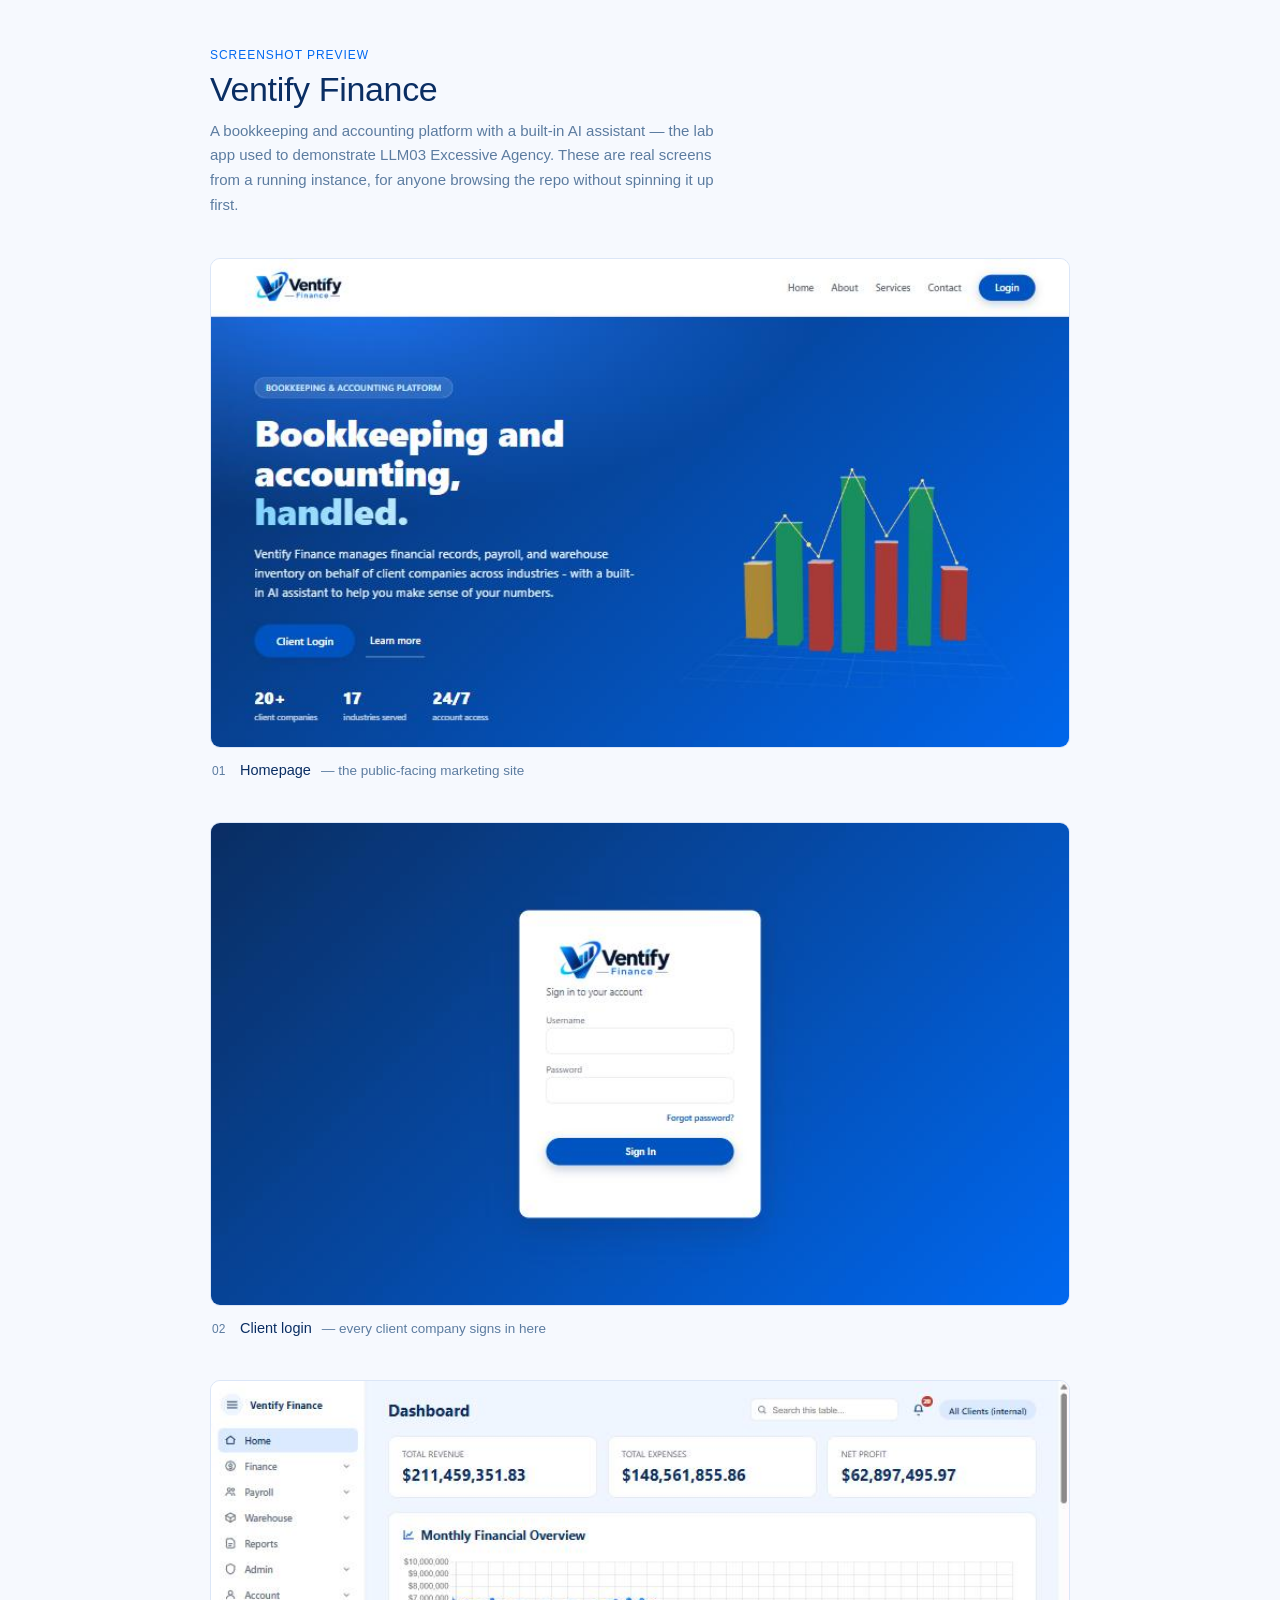
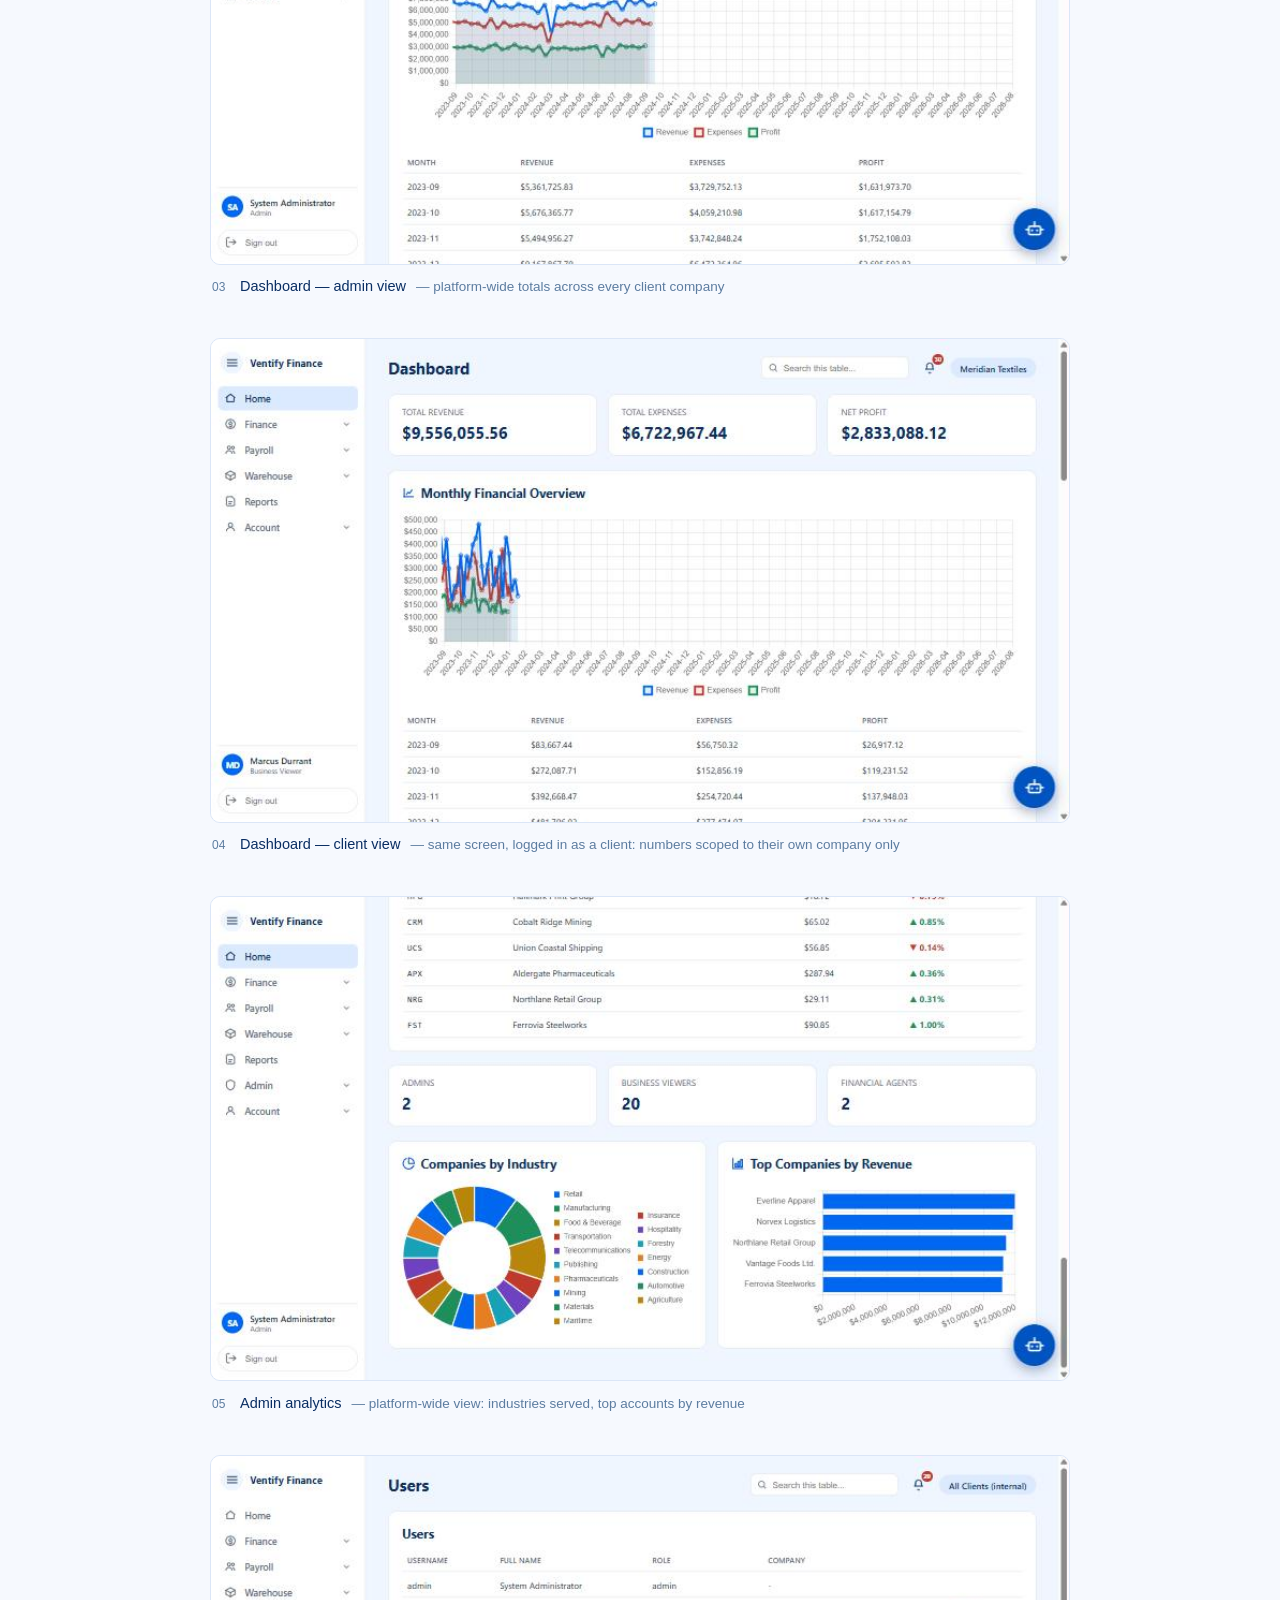
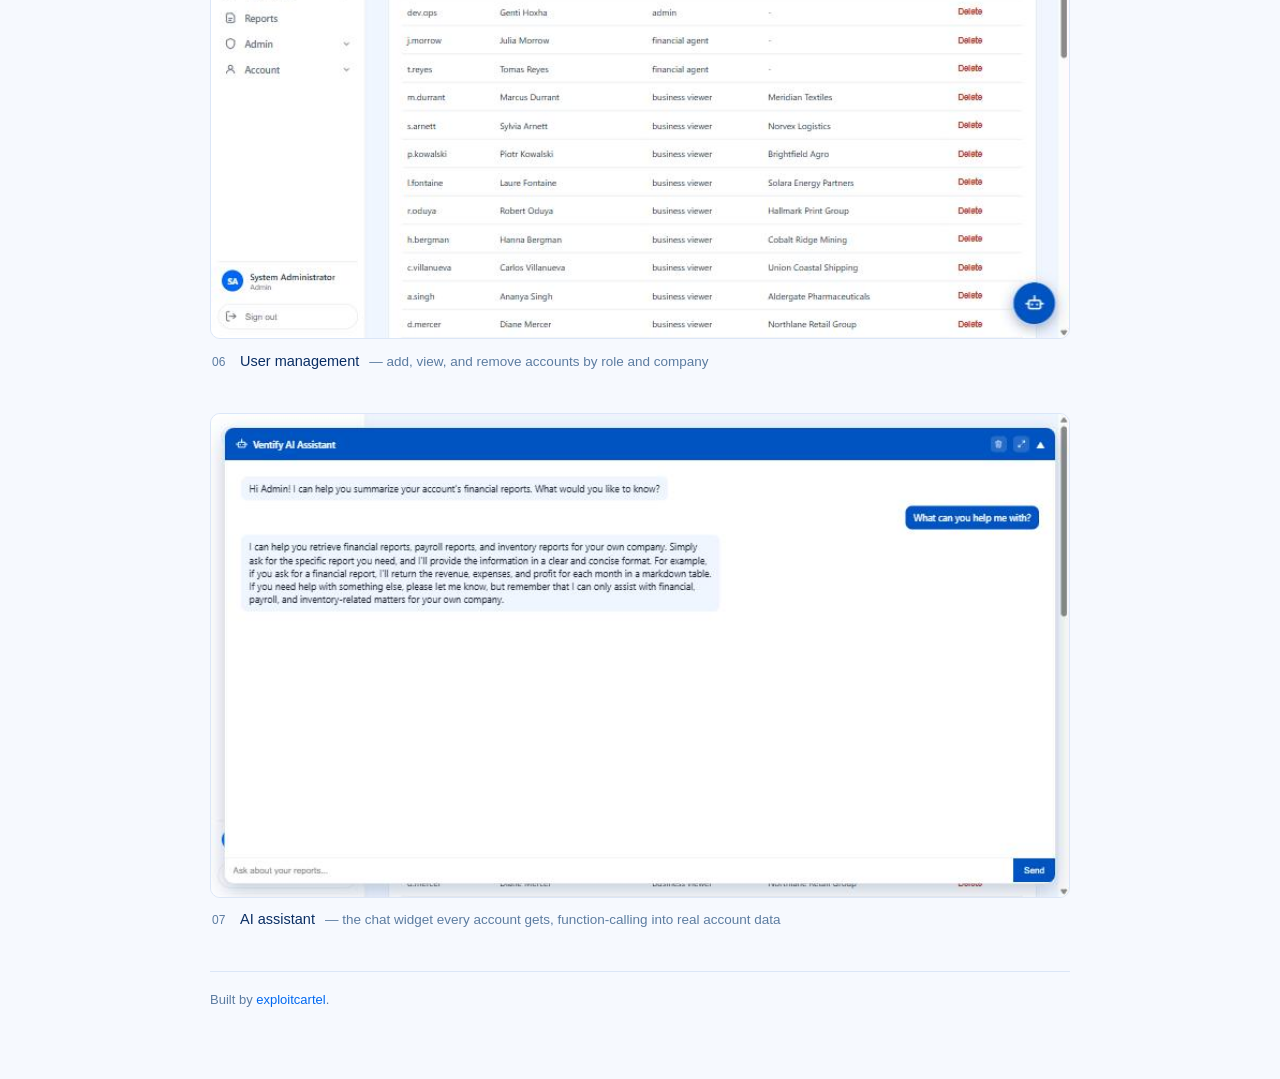
<file: docs/preview.html>
<!doctype html>
<html lang="en">
<head>
<meta charset="UTF-8">
<meta name="viewport" content="width=device-width, initial-scale=1">
<title>Ventify Finance preview</title>
<style>
/* layout: a single scrolling column of full-width screenshots, each with a short caption below it */
:root {
  --bg: #f6f9fe;
  --surface: #ffffff;
  --border: #dbe6f7;
  --text: #0a2e63;
  --text-dim: #5c7ca0;
  --accent: #0068f0;
}
@media (prefers-color-scheme: dark) {
  :root:not([data-theme="light"]) {
    --bg: #0a1428; --surface: #0f1d38; --border: #1c355c;
    --text: #e8f0ff; --text-dim: #8fa8d0; --accent: #4f93ff;
    color-scheme: dark;
  }
}
:root[data-theme="dark"] {
  --bg: #0a1428; --surface: #0f1d38; --border: #1c355c;
  --text: #e8f0ff; --text-dim: #8fa8d0; --accent: #4f93ff;
  color-scheme: dark;
}
* { box-sizing: border-box; }
body {
  background: var(--bg); color: var(--text);
  font-family: "Inter", -apple-system, BlinkMacSystemFont, "Segoe UI", sans-serif;
  padding-left: max(16px, env(safe-area-inset-left, 0px));
  padding-right: max(16px, env(safe-area-inset-right, 0px));
}
.wrap { max-width: 860px; margin: 0 auto; padding-block: 2.5rem 4rem; }
.eyebrow {
  font-size: 12px; letter-spacing: 0.08em; text-transform: uppercase;
  color: var(--accent); font-weight: 500; margin: 0 0 0.5rem;
}
h1 {
  font-size: clamp(26px, 4vw, 34px); font-weight: 500; margin: 0 0 0.6rem;
  text-wrap: balance; letter-spacing: -0.01em;
}
.lede { color: var(--text-dim); font-size: 15px; line-height: 1.65; max-width: 62ch; margin: 0 0 2.5rem; }
.shot { margin: 0 0 2.75rem; }
.shot img {
  width: 100%; display: block; border-radius: 10px;
  border: 0.5px solid var(--border);
}
.shot .cap {
  display: flex; align-items: baseline; gap: 10px;
  margin-top: 0.85rem; padding-left: 2px;
}
.shot .cap .n {
  font-size: 12px; color: var(--text-dim); font-variant-numeric: tabular-nums;
  min-width: 18px;
}
.shot .cap .t { font-size: 14.5px; color: var(--text); font-weight: 500; }
.shot .cap .d { font-size: 13.5px; color: var(--text-dim); }
footer {
  border-top: 0.5px solid var(--border); margin-top: 1rem; padding-top: 1.25rem;
  font-size: 13px; color: var(--text-dim);
}
footer a { color: var(--accent); text-decoration: none; }
footer a:hover { text-decoration: underline; }
</style>
</head>
<body>
<div class="wrap">
  <p class="eyebrow">Screenshot preview</p>
  <h1>Ventify Finance</h1>
  <p class="lede">A bookkeeping and accounting platform with a built-in AI assistant — the lab app used to demonstrate LLM03 Excessive Agency. These are real screens from a running instance, for anyone browsing the repo without spinning it up first.</p>

  <div class="shot">
    <img src="images/vf-home.jpg" alt="Ventify Finance marketing homepage with a 3D animated bar chart hero and headline Bookkeeping and accounting, handled" />
    <div class="cap"><span class="n">01</span><span class="t">Homepage</span><span class="d">— the public-facing marketing site</span></div>
  </div>

  <div class="shot">
    <img src="images/vf-login.jpg" alt="Ventify Finance client login page with username and password fields" />
    <div class="cap"><span class="n">02</span><span class="t">Client login</span><span class="d">— every client company signs in here</span></div>
  </div>

  <div class="shot">
    <img src="images/vf-dashboard.jpg" alt="Admin dashboard showing total revenue, expenses, net profit, and a monthly financial overview line chart, scoped to all clients" />
    <div class="cap"><span class="n">03</span><span class="t">Dashboard — admin view</span><span class="d">— platform-wide totals across every client company</span></div>
  </div>

  <div class="shot">
    <img src="images/vf-durrant.jpg" alt="Same dashboard logged in as a client user, Marcus Durrant, scoped to just his own company Meridian Textiles" />
    <div class="cap"><span class="n">04</span><span class="t">Dashboard — client view</span><span class="d">— same screen, logged in as a client: numbers scoped to their own company only</span></div>
  </div>

  <div class="shot">
    <img src="images/vf-admin-charts.jpg" alt="Admin-only analytics panel showing role counts, a companies-by-industry doughnut chart, and a top-companies-by-revenue bar chart" />
    <div class="cap"><span class="n">05</span><span class="t">Admin analytics</span><span class="d">— platform-wide view: industries served, top accounts by revenue</span></div>
  </div>

  <div class="shot">
    <img src="images/vf-users.jpg" alt="Admin user management table listing usernames, full names, roles, and companies, with delete actions" />
    <div class="cap"><span class="n">06</span><span class="t">User management</span><span class="d">— add, view, and remove accounts by role and company</span></div>
  </div>

  <div class="shot">
    <img src="images/vf-chat.jpg" alt="Ventify AI Assistant chat widget answering what it can help with, listing financial, payroll, inventory, transaction, and purchase-order reports" />
    <div class="cap"><span class="n">07</span><span class="t">AI assistant</span><span class="d">— the chat widget every account gets, function-calling into real account data</span></div>
  </div>

  <footer>Built by <a href="https://github.com/exploitcartel" target="_blank" rel="noopener">exploitcartel</a>.</footer>
</div>
</body>
</html>
</file>
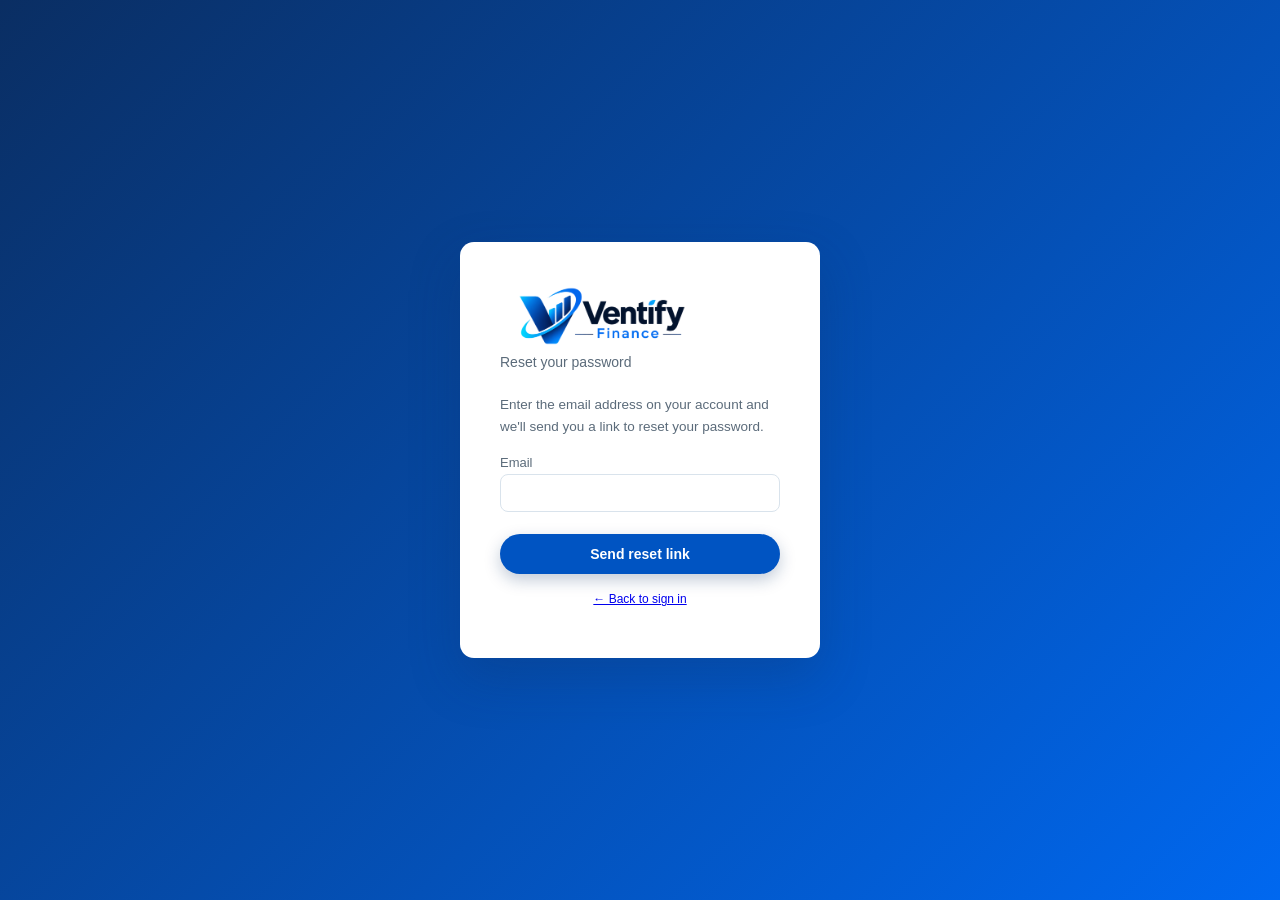
<file: public/forgot-password.html>
<!DOCTYPE html>
<html lang="en">
<head>
<meta charset="UTF-8" />
<meta name="viewport" content="width=device-width, initial-scale=1" />
<title>Ventify Finance | Reset Password</title>
<link rel="icon" type="image/png" sizes="32x32" href="img/favicon-32.png" />
<link rel="icon" type="image/png" sizes="16x16" href="img/favicon-16.png" />
<link rel="apple-touch-icon" href="img/apple-touch-icon.png" />
<link rel="stylesheet" href="css/style.css" />
</head>
<body class="login-body">
  <div class="login-card">
    <div class="brand">
      <img src="img/logo.webp" alt="Ventify Finance" class="brand-logo brand-logo-lg" />
    </div>
    <p class="subtitle">Reset your password</p>

    <form id="forgot-form">
      <p class="forgot-copy">Enter the email address on your account and we'll send you a
        link to reset your password.</p>
      <label>Email</label>
      <input type="email" id="reset-email" autocomplete="email" required />
      <button type="submit">Send reset link</button>
    </form>

    <div id="forgot-sent" class="forgot-sent hidden">
      <svg viewBox="0 0 24 24"><circle cx="12" cy="12" r="10"/><polyline points="8 12 11 15 16 9"/></svg>
      <p>If an account exists for that email, we've sent password reset
        instructions. Check your inbox (and spam folder).</p>
    </div>

    <p class="hint"><a href="login.html">&larr; Back to sign in</a></p>
  </div>
<script src="js/forgot-password.js"></script>
</body>
</html>
</file>
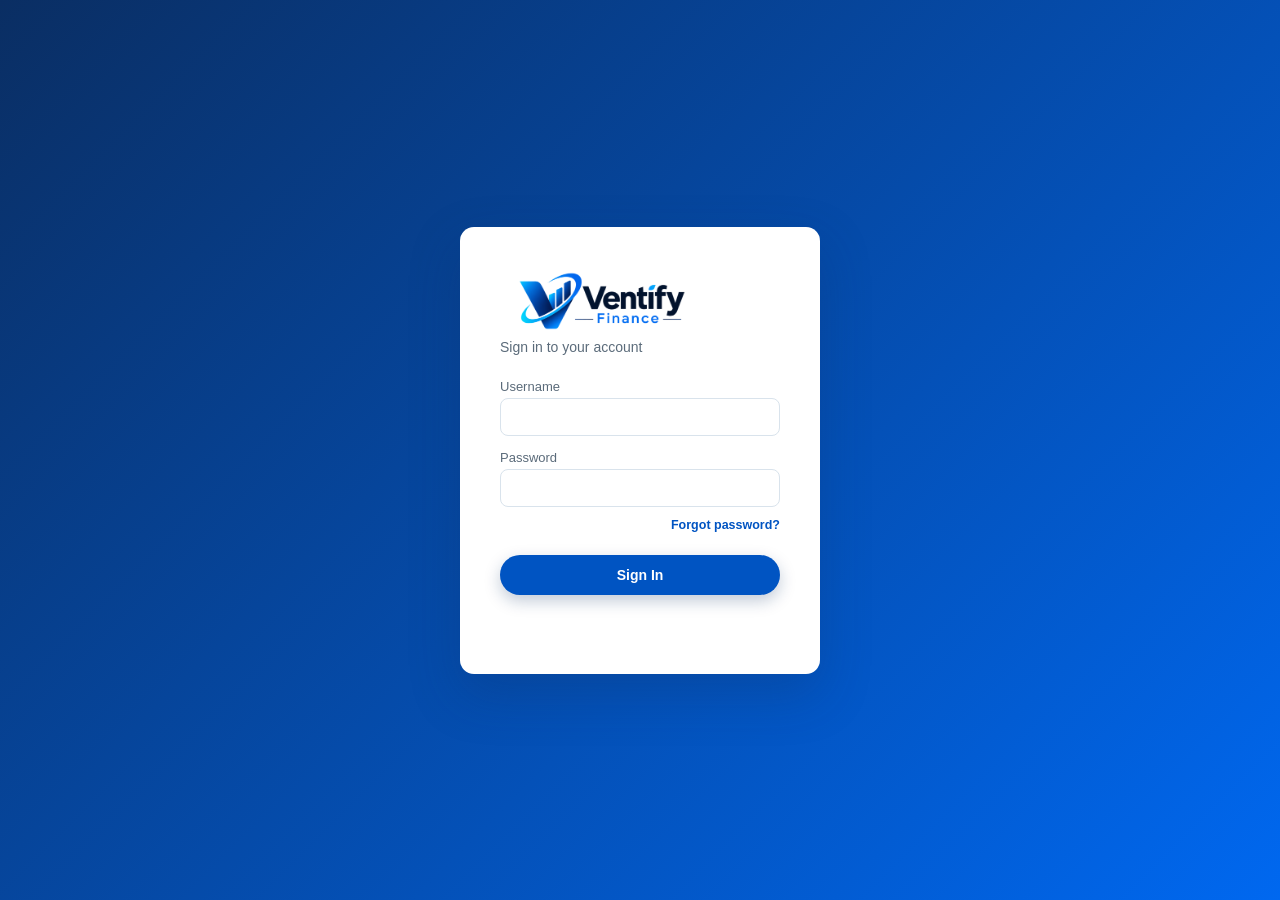
<file: public/login.html>
<!DOCTYPE html>
<html lang="en">
<head>
<meta charset="UTF-8" />
<title>Ventify Finance | Sign In</title>
<link rel="icon" type="image/png" sizes="32x32" href="img/favicon-32.png" />
<link rel="icon" type="image/png" sizes="16x16" href="img/favicon-16.png" />
<link rel="apple-touch-icon" href="img/apple-touch-icon.png" />
<link rel="stylesheet" href="css/style.css" />
</head>
<body class="login-body">
  <div class="login-card">
    <div class="brand">
      <img src="img/logo.webp" alt="Ventify Finance" class="brand-logo brand-logo-lg" />
    </div>
    <p class="subtitle">Sign in to your account</p>
    <form id="login-form">
      <label>Username</label>
      <input type="text" id="username" autocomplete="username" required />
      <label>Password</label>
      <input type="password" id="password" autocomplete="current-password" required />
      <div class="forgot-row"><a href="forgot-password.html">Forgot password?</a></div>
      <button type="submit">Sign In</button>
      <p class="error" id="error-msg"></p>
    </form>
  </div>
<script src="js/login.js"></script>
</body>
</html>
</file>
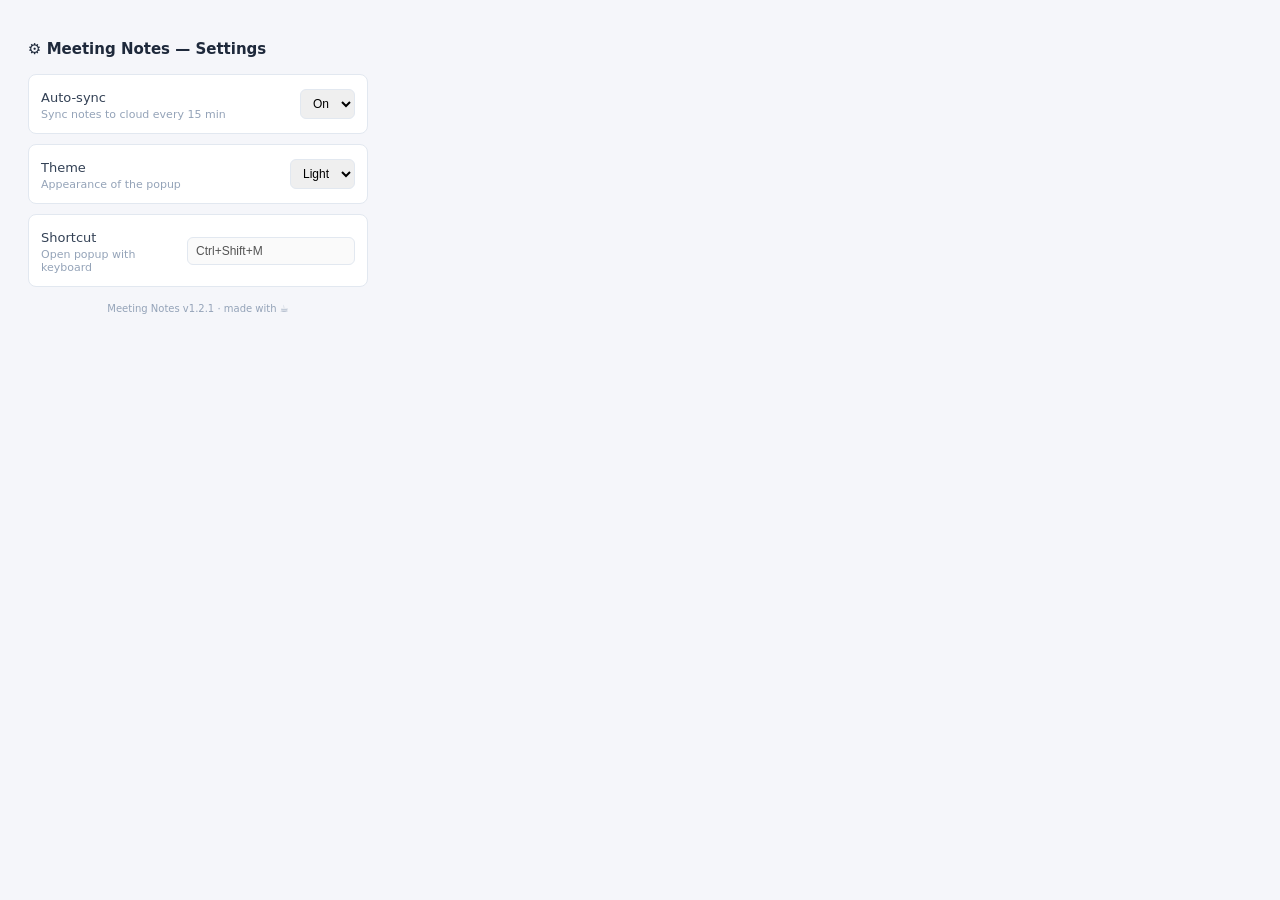
<file: PLUGINV2/plugin/options.html>
<!DOCTYPE html>
<html>
<head>
<meta charset="utf-8">
<style>
  body { font-family: 'Segoe UI', system-ui, sans-serif; padding: 20px; background: #f5f6fa; width: 340px; }
  h2 { font-size: 15px; color: #1e293b; margin-bottom: 16px; }
  .setting { background: #fff; border: 1px solid #e2e8f0; border-radius: 8px; padding: 12px; margin-bottom: 10px; display: flex; justify-content: space-between; align-items: center; }
  .setting label { font-size: 13px; color: #334155; }
  .setting small { display: block; font-size: 11px; color: #94a3b8; margin-top: 2px; }
  select, input[type="text"] { padding: 6px 8px; border: 1px solid #e2e8f0; border-radius: 6px; font-size: 12px; }
  .footer { font-size: 10px; color: #94a3b8; text-align: center; margin-top: 16px; }
</style>
</head>
<body>
  <h2>⚙️ Meeting Notes — Settings</h2>

  <div class="setting">
    <div><label>Auto-sync</label><small>Sync notes to cloud every 15 min</small></div>
    <select id="autosync"><option value="on">On</option><option value="off">Off</option></select>
  </div>

  <div class="setting">
    <div><label>Theme</label><small>Appearance of the popup</small></div>
    <select id="theme"><option>Light</option><option>Dark</option><option>Auto</option></select>
  </div>

  <div class="setting">
    <div><label>Shortcut</label><small>Open popup with keyboard</small></div>
    <input type="text" value="Ctrl+Shift+M" disabled>
  </div>

  <div class="footer">Meeting Notes v1.2.1 · made with ☕</div>

  <script src="options.js"></script>
</body>
</html>
</file>
<file: public/css/style.css>
:root {
  /* Matches the actual blue sampled from the Ventify logo (img/logo.webp),
     not an approximation - see home-3d.js note for the sampled values. */
  --blue-900: #0a2e63;
  --blue-700: #0054c2;
  --blue-500: #0068f0;
  --blue-100: #dceaff;
  --blue-50: #f0f6ff;
  --white: #ffffff;
  --gray-600: #5b6b7a;
  --gray-300: #d9e3ec;
  --danger: #c0392b;
  --success: #1e8e5a;
  --warning: #b8860b;
  font-family: -apple-system, "Segoe UI", Roboto, Helvetica, Arial, sans-serif;
}

* { box-sizing: border-box; }
body { margin: 0; background: var(--blue-50); color: #1c2b36; }

/* ---------- Login page ---------- */
.login-body {
  height: 100vh;
  display: flex;
  align-items: center;
  justify-content: center;
  background: linear-gradient(135deg, var(--blue-900), var(--blue-500));
}
.login-card {
  background: var(--white);
  padding: 40px;
  border-radius: 14px;
  width: 360px;
  box-shadow: 0 20px 50px rgba(10, 46, 99, 0.25);
}
.brand { display: flex; align-items: center; gap: 10px; margin-bottom: 4px; }
.brand-logo { height: 52px; width: auto; display: block; }
.brand-logo.brand-logo-lg { height: 68px; }
.brand-mark {
  width: 36px; height: 36px; border-radius: 8px;
  background: var(--blue-700); color: white;
  display: flex; align-items: center; justify-content: center;
  font-weight: 700; font-size: 18px;
}
.brand h1 { font-size: 20px; margin: 0; color: var(--blue-900); }
.subtitle { color: var(--gray-600); margin-top: 0; margin-bottom: 24px; font-size: 14px; }
.login-card label { display: block; font-size: 13px; color: var(--gray-600); margin-bottom: 4px; margin-top: 14px; }
.login-card input {
  width: 100%; padding: 10px 12px; border: 1px solid var(--gray-300);
  border-radius: 8px; font-size: 14px; outline: none;
}
.login-card input:focus { border-color: var(--blue-500); }
.login-card button {
  width: 100%; margin-top: 22px; padding: 12px; border: none;
  border-radius: 999px; background: var(--blue-700); color: white;
  font-weight: 600; font-size: 14px; cursor: pointer;
  transition: background 0.15s ease, box-shadow 0.15s ease, transform 0.1s ease;
  box-shadow: 0 6px 16px rgba(10, 46, 99, 0.25);
}
.login-card button:hover { background: var(--blue-900); box-shadow: 0 8px 20px rgba(10, 46, 99, 0.32); }
.login-card button:active { transform: translateY(1px); }
.forgot-row { text-align: right; margin-top: 8px; }
.forgot-row a { font-size: 12.5px; color: var(--blue-700); text-decoration: none; font-weight: 600; }
.forgot-row a:hover { text-decoration: underline; }
.forgot-copy { font-size: 13.5px; color: var(--gray-600); line-height: 1.6; margin: 0 0 18px; }
.forgot-sent { display: flex; flex-direction: column; align-items: center; text-align: center; gap: 12px; padding: 8px 0 4px; }
.forgot-sent svg {
  width: 44px; height: 44px; stroke: var(--success); fill: none; stroke-width: 2;
  stroke-linecap: round; stroke-linejoin: round; background: #e3f6ec; border-radius: 50%; padding: 10px;
}
.forgot-sent p { font-size: 13.5px; color: var(--gray-600); line-height: 1.6; margin: 0; }
.error { color: var(--danger); font-size: 13px; min-height: 16px; margin-top: 10px; }
.hint { font-size: 12px; color: var(--gray-600); text-align: center; margin-top: 18px; }
.hint code { background: var(--blue-100); padding: 2px 5px; border-radius: 4px; }

/* ---------- App shell ---------- */
.app-shell { display: flex; height: 100vh; }
.sidebar {
  width: 230px; background: var(--white); border-right: 1px solid var(--gray-300);
  display: flex; flex-direction: column; padding: 14px 10px;
  transition: width 0.18s ease;
  flex-shrink: 0;
}
.sidebar.collapsed { width: 64px; }

.sidebar-top { display: flex; align-items: center; gap: 10px; padding: 4px 4px 18px 4px; }
.icon-btn {
  width: 34px; height: 34px; border-radius: 50%; border: none; background: var(--blue-50);
  display: flex; align-items: center; justify-content: center; cursor: pointer; flex-shrink: 0;
  transition: background 0.15s ease, transform 0.1s ease;
}
.icon-btn:hover { background: var(--blue-100); }
.icon-btn:active { transform: scale(0.94); }
.icon-btn svg { width: 18px; height: 18px; stroke: var(--blue-900); fill: none; stroke-width: 2; stroke-linecap: round; stroke-linejoin: round; }

.brand-label { font-weight: 700; color: var(--blue-900); font-size: 15px; white-space: nowrap; overflow: hidden; }
.sidebar.collapsed .brand-label { display: none; }

#sidenav { display: flex; flex-direction: column; gap: 2px; flex: 1; overflow-y: auto; }

.nav-item {
  display: flex; align-items: center; gap: 12px;
  padding: 9px 10px; border-radius: 8px; color: var(--gray-600);
  text-decoration: none; font-size: 14px; font-weight: 500; white-space: nowrap;
}
.nav-item svg { width: 18px; height: 18px; stroke: currentColor; fill: none; stroke-width: 2; stroke-linecap: round; stroke-linejoin: round; flex-shrink: 0; }
.nav-item:hover { background: var(--blue-50); }
.nav-item.active { background: var(--blue-100); color: var(--blue-900); }
.nav-item.sub { padding-left: 30px; font-size: 13px; }
.sidebar.collapsed .nav-item.sub { display: none; }
.sidebar.collapsed .nav-label { display: none; }

.nav-group-header {
  display: flex; align-items: center; gap: 12px; padding: 9px 10px; border-radius: 8px;
  color: var(--gray-600); cursor: pointer; font-size: 14px; font-weight: 500;
}
.nav-group-header:hover { background: var(--blue-50); }
.nav-group-header svg.chevron { width: 14px; height: 14px; margin-left: auto; stroke: currentColor; fill: none; stroke-width: 2; transition: transform 0.15s ease; }
.nav-group-header svg:not(.chevron) { width: 18px; height: 18px; stroke: currentColor; fill: none; stroke-width: 2; stroke-linecap: round; stroke-linejoin: round; flex-shrink: 0; }
.nav-group.expanded .chevron { transform: rotate(180deg); }
.nav-subitems { display: none; flex-direction: column; gap: 2px; margin-top: 2px; }
.nav-group.expanded .nav-subitems { display: flex; }
.sidebar.collapsed .nav-group-header .chevron { display: none; }
.sidebar.collapsed .nav-subitems { display: none !important; }

.user-box { display: flex; align-items: center; gap: 10px; padding: 12px 6px; border-top: 1px solid var(--gray-300); margin-top: 8px; }
.user-avatar {
  width: 32px; height: 32px; border-radius: 50%; background: var(--blue-500);
  color: white; display: flex; align-items: center; justify-content: center; font-weight: 700; font-size: 12px; flex-shrink: 0;
}
.user-text { overflow: hidden; white-space: nowrap; }
.sidebar.collapsed .user-text { display: none; }
.user-name { font-size: 13px; font-weight: 600; }
.user-role { font-size: 11px; color: var(--gray-600); text-transform: capitalize; }
.logout-btn {
  margin-top: 6px; padding: 9px 10px; border: 1px solid var(--gray-300); background: white;
  border-radius: 999px; cursor: pointer; font-size: 13px; color: var(--gray-600);
  display: flex; align-items: center; gap: 12px;
  transition: background 0.15s ease, border-color 0.15s ease;
}
.logout-btn svg { width: 18px; height: 18px; stroke: currentColor; fill: none; stroke-width: 2; stroke-linecap: round; stroke-linejoin: round; flex-shrink: 0; }
.logout-btn:hover { background: var(--blue-50); border-color: var(--blue-500); }

.main-content { flex: 1; padding: 26px 34px; overflow-y: auto; }
.topbar { display: flex; align-items: center; justify-content: space-between; margin-bottom: 22px; }
.topbar h2 { margin: 0; color: var(--blue-900); }
.topbar-right { display: flex; align-items: center; gap: 14px; }
.company-chip { background: var(--blue-100); color: var(--blue-900); padding: 6px 14px; border-radius: 999px; font-size: 13px; font-weight: 600; }

.bell-wrap { position: relative; }
.bell-btn { position: relative; }
.bell-badge {
  position: absolute; top: -4px; right: -4px; background: var(--danger); color: white;
  font-size: 10px; font-weight: 700; border-radius: 999px; min-width: 16px; height: 16px;
  display: flex; align-items: center; justify-content: center; padding: 0 3px;
}
.bell-dropdown {
  position: absolute; top: 42px; right: 0; width: 300px; background: white;
  border: 1px solid var(--gray-300); border-radius: 10px; box-shadow: 0 10px 30px rgba(10,46,99,0.15);
  z-index: 50; overflow: hidden;
}
.bell-dropdown-header { padding: 12px 14px; font-weight: 700; font-size: 13px; color: var(--blue-900); border-bottom: 1px solid var(--gray-300); }
.bell-list { max-height: 280px; overflow-y: auto; }
.bell-item { padding: 10px 14px; font-size: 13px; border-bottom: 1px solid var(--gray-100, #eef3f7); }
.bell-item.bell-danger { color: var(--danger); }
.bell-item.bell-warning { color: var(--warning); }
.bell-item.bell-info { color: var(--blue-700); }
.bell-empty { padding: 16px; font-size: 13px; color: var(--gray-600); text-align: center; }

.card-grid { display: grid; grid-template-columns: repeat(3, 1fr); gap: 16px; margin-bottom: 22px; }
.card {
  background: white; border-radius: 12px; padding: 18px 20px; border: 1px solid var(--gray-300);
}
.card .label { font-size: 12px; color: var(--gray-600); text-transform: uppercase; letter-spacing: 0.04em; }
.card .value { font-size: 24px; font-weight: 700; color: var(--blue-900); margin-top: 6px; }

.panel { background: white; border: 1px solid var(--gray-300); border-radius: 12px; padding: 20px; margin-bottom: 20px; }
.panel.narrow { max-width: 420px; }
.panel h3 { margin-top: 0; color: var(--blue-900); display: flex; align-items: center; gap: 8px; }
.panel h3 svg { width: 20px; height: 20px; stroke: var(--blue-700); fill: none; stroke-width: 2; stroke-linecap: round; stroke-linejoin: round; flex-shrink: 0; }
.muted { color: var(--gray-600); font-size: 14px; }

#password-form label, #ai-settings-form label, #user-form label, #company-form label { display: block; font-size: 13px; color: var(--gray-600); margin-bottom: 4px; margin-top: 14px; }
#password-form input, #ai-settings-form input, #ai-settings-form select,
#user-form input, #user-form select, #company-form input {
  width: 100%; padding: 10px 12px; border: 1px solid var(--gray-300);
  border-radius: 8px; font-size: 14px; outline: none;
}
#password-form input:focus, #ai-settings-form input:focus, #ai-settings-form select:focus,
#user-form input:focus, #user-form select:focus, #company-form input:focus { border-color: var(--blue-500); }
#password-form button, #ai-settings-form button, #user-form button, #company-form button {
  margin-top: 18px; padding: 11px 22px; border: none;
  border-radius: 999px; background: var(--blue-700); color: white;
  font-weight: 600; font-size: 14px; cursor: pointer;
  transition: background 0.15s ease, box-shadow 0.15s ease;
  box-shadow: 0 4px 12px rgba(10, 46, 99, 0.2);
}
#password-form button:hover, #ai-settings-form button:hover, #user-form button:hover, #company-form button:hover { background: var(--blue-900); box-shadow: 0 6px 16px rgba(10, 46, 99, 0.28); }
.form-msg { font-size: 13px; margin-top: 10px; min-height: 16px; }
.form-msg.ok { color: var(--success); }
.form-msg.error { color: var(--danger); }

#profile-table td { padding: 10px 8px; font-size: 14px; }
#profile-table td:first-child { color: var(--gray-600); width: 160px; }

.data-table { width: 100%; border-collapse: collapse; margin-top: 10px; }
.data-table th, .data-table td { text-align: left; padding: 10px 8px; font-size: 13px; border-bottom: 1px solid var(--gray-300); }
.data-table th { color: var(--gray-600); font-weight: 600; text-transform: uppercase; font-size: 11px; letter-spacing: 0.03em; }
.status-paid, .status-delivered { color: var(--success); font-weight: 600; }
.status-pending, .status-processing, .status-in_transit { color: var(--warning); font-weight: 600; }
.status-overdue, .status-cancelled { color: var(--danger); font-weight: 600; }

/* ---------- Colorful status badges ---------- */
.badge {
  display: inline-block; padding: 3px 11px; border-radius: 999px;
  font-size: 12px; font-weight: 700; text-transform: capitalize; letter-spacing: 0.01em;
}
.badge-paid, .badge-delivered, .badge-credit { background: #e3f6ec; color: #1e8e5a; }
.badge-pending, .badge-processing, .badge-in_transit { background: #fdf2e0; color: #b8860b; }
.badge-overdue, .badge-cancelled, .badge-debit { background: #fbe9e7; color: #c0392b; }

.panel-header { display: flex; align-items: center; justify-content: space-between; margin-bottom: 6px; gap: 12px; }
.panel-header h3 { margin: 0; }
.panel-header-actions { display: flex; align-items: center; gap: 10px; }

.month-filter {
  padding: 7px 10px; border: 1px solid var(--gray-300); border-radius: 8px;
  font-size: 13px; color: var(--gray-600); background: white; cursor: pointer;
}

.export-btn {
  padding: 7px 16px; border: 1px solid var(--blue-500); border-radius: 999px;
  font-size: 13px; font-weight: 600; color: var(--blue-700); background: white; cursor: pointer;
  transition: background 0.15s ease, box-shadow 0.15s ease;
}
.export-btn:hover { background: var(--blue-100); box-shadow: 0 2px 8px rgba(10, 46, 99, 0.15); }

.search-wrap { position: relative; display: flex; align-items: center; }
.search-wrap .search-icon {
  position: absolute; left: 10px; width: 15px; height: 15px;
  fill: none; stroke: var(--gray-600); stroke-width: 2; pointer-events: none;
}
.search-wrap input {
  padding: 8px 12px 8px 32px; border: 1px solid var(--gray-300); border-radius: 8px;
  font-size: 13px; width: 220px; outline: none;
}
.search-wrap input:focus { border-color: var(--blue-500); }

.run-payroll-btn {
  padding: 9px 20px; border: none; border-radius: 999px; background: var(--blue-700);
  color: white; font-weight: 600; font-size: 13px; cursor: pointer;
  transition: background 0.15s ease, box-shadow 0.15s ease;
  box-shadow: 0 4px 12px rgba(10, 46, 99, 0.2);
}
.run-payroll-btn:hover { background: var(--blue-900); box-shadow: 0 6px 16px rgba(10, 46, 99, 0.28); }
.run-payroll-btn:disabled { opacity: 0.6; cursor: not-allowed; box-shadow: none; }

.quick-actions { display: grid; grid-template-columns: repeat(2, 1fr); gap: 12px; margin-top: 16px; }
.quick-action-btn {
  display: flex; align-items: center; gap: 10px;
  padding: 14px 16px; border: 1px solid var(--gray-300); border-radius: 14px; background: var(--blue-50);
  color: var(--blue-900); font-size: 14px; font-weight: 600; text-align: left; cursor: pointer;
  transition: background 0.15s ease, border-color 0.15s ease, box-shadow 0.15s ease;
}
.quick-action-btn:hover { background: var(--blue-100); border-color: var(--blue-500); box-shadow: 0 4px 12px rgba(10, 46, 99, 0.12); }
.quick-action-btn svg {
  width: 20px; height: 20px; stroke: var(--blue-700); fill: none; stroke-width: 2;
  stroke-linecap: round; stroke-linejoin: round; flex-shrink: 0;
}

.hidden { display: none; }

/* ---------- Overview chart + market ticker ---------- */
/* Chart.js needs a real height (not max-height) on the container when
   maintainAspectRatio is false, or it collapses to the canvas's tiny
   intrinsic size and every line renders flat. */
.chart-wrap { margin: 10px 0 4px; height: 280px; position: relative; }
.chart-wrap.small { height: 220px; }
.chart-grid-2 { display: grid; grid-template-columns: 1fr 1fr; gap: 16px; }
@media (max-width: 900px) { .chart-grid-2 { grid-template-columns: 1fr; } }
.row-delete-btn {
  border: none; background: transparent; color: var(--danger); cursor: pointer;
  font-size: 12px; font-weight: 600; padding: 4px 8px; border-radius: 6px;
}
.row-delete-btn:hover { background: #fbe9e7; }
.ticker-panel .panel-header { margin-bottom: 2px; }
.ticker-note { font-size: 11px; white-space: nowrap; }
.ticker-up { color: var(--success); font-weight: 700; }
.ticker-down { color: var(--danger); font-weight: 700; }
.ticker-flat { color: var(--gray-600); font-weight: 700; }
#ticker-table td:first-child { font-family: "SFMono-Regular", Consolas, monospace; letter-spacing: 0.03em; }
.panel-header h3 { display: flex; align-items: center; gap: 8px; }
.panel-header h3 svg {
  width: 18px; height: 18px; stroke: var(--blue-900); fill: none; stroke-width: 2;
  stroke-linecap: round; stroke-linejoin: round; flex-shrink: 0;
}
.provider-note { font-size: 12px; margin-top: 4px; margin-bottom: 0; }

/* ---------- Chat widget ---------- */
.chat-widget {
  position: fixed; bottom: 20px; right: 20px; width: 320px;
  background: white; border-radius: 16px; box-shadow: 0 10px 30px rgba(10,46,99,0.25);
  border: 1px solid var(--gray-300); overflow: hidden;
  transition: width 0.2s ease, height 0.2s ease, border-radius 0.2s ease,
    top 0.2s ease, left 0.2s ease, right 0.2s ease, bottom 0.2s ease;
  z-index: 100;
}
.chat-header {
  background: var(--blue-700); color: white; padding: 12px 16px;
  display: flex; justify-content: space-between; align-items: center;
  font-size: 14px; font-weight: 600; cursor: pointer;
}
.chat-header-left { display: flex; align-items: center; gap: 8px; }
.chat-bot-icon { display: flex; align-items: center; justify-content: center; }
.chat-bot-icon svg {
  width: 18px; height: 18px; stroke: white; fill: none; stroke-width: 2;
  stroke-linecap: round; stroke-linejoin: round;
}
.chat-header-actions { display: flex; align-items: center; gap: 10px; }
.chat-icon-btn {
  background: rgba(255,255,255,0.15); border: none; color: white; width: 24px; height: 24px;
  border-radius: 6px; cursor: pointer; display: flex; align-items: center; justify-content: center;
}
.chat-icon-btn:hover { background: rgba(255,255,255,0.3); }
.chat-icon-btn svg {
  width: 14px; height: 14px; stroke: white; fill: none; stroke-width: 2;
  stroke-linecap: round; stroke-linejoin: round;
}

/* Collapsed = spherical floating button, icon only */
.chat-widget.collapsed {
  width: 64px; height: 64px; border-radius: 50%;
  box-shadow: 0 6px 20px rgba(10,46,99,0.4);
}
.chat-widget.collapsed .chat-header {
  width: 64px; height: 64px; padding: 0; justify-content: center; border-radius: 50%;
}
.chat-widget.collapsed .chat-header-text,
.chat-widget.collapsed .chat-header-actions,
.chat-widget.collapsed .chat-body { display: none; }
.chat-widget.collapsed .chat-bot-icon svg { width: 30px; height: 30px; }
.chat-widget.collapsed #chat-caret { transform: rotate(180deg); }

.chat-body { display: flex; flex-direction: column; height: 380px; }
.chat-messages { flex: 1; overflow-y: auto; padding: 12px; display: flex; flex-direction: column; gap: 8px; }
.msg { padding: 8px 12px; border-radius: 10px; font-size: 13px; max-width: 85%; line-height: 1.4; }
.msg.bot { background: var(--blue-50); align-self: flex-start; }
.msg.user { background: var(--blue-700); color: white; align-self: flex-end; }

.msg.typing { display: flex; align-items: center; gap: 4px; padding: 12px; }
.typing-dot {
  width: 6px; height: 6px; border-radius: 50%; background: var(--blue-500);
  opacity: 0.4; animation: typing-bounce 1.2s infinite ease-in-out;
}
.typing-dot:nth-child(2) { animation-delay: 0.15s; }
.typing-dot:nth-child(3) { animation-delay: 0.3s; }
@keyframes typing-bounce {
  0%, 60%, 100% { transform: translateY(0); opacity: 0.4; }
  30% { transform: translateY(-4px); opacity: 1; }
}
#chat-form { display: flex; border-top: 1px solid var(--gray-300); }
#chat-input { flex: 1; border: none; padding: 10px 12px; font-size: 13px; outline: none; }
#chat-form button { border: none; background: var(--blue-700); color: white; padding: 0 16px; cursor: pointer; font-size: 13px; transition: background 0.15s ease; }
#chat-form button:hover { background: var(--blue-900); }

.chat-table { width: 100%; border-collapse: collapse; margin: 6px 0; font-size: 12px; }
.chat-table th, .chat-table td { border: 1px solid var(--gray-300); padding: 4px 6px; text-align: left; }
.chat-table th { background: var(--blue-50); }

/* Optional full-page mode, toggled by the expand button */
.chat-widget.fullpage {
  top: 20px; left: 20px; right: 20px; bottom: 20px;
  width: auto; height: auto; border-radius: 14px;
}
.chat-widget.fullpage .chat-body { height: calc(100% - 50px); }
.chat-widget.fullpage .chat-messages { padding: 24px; }
.chat-widget.fullpage .msg { max-width: 60%; font-size: 14px; }
</file>
